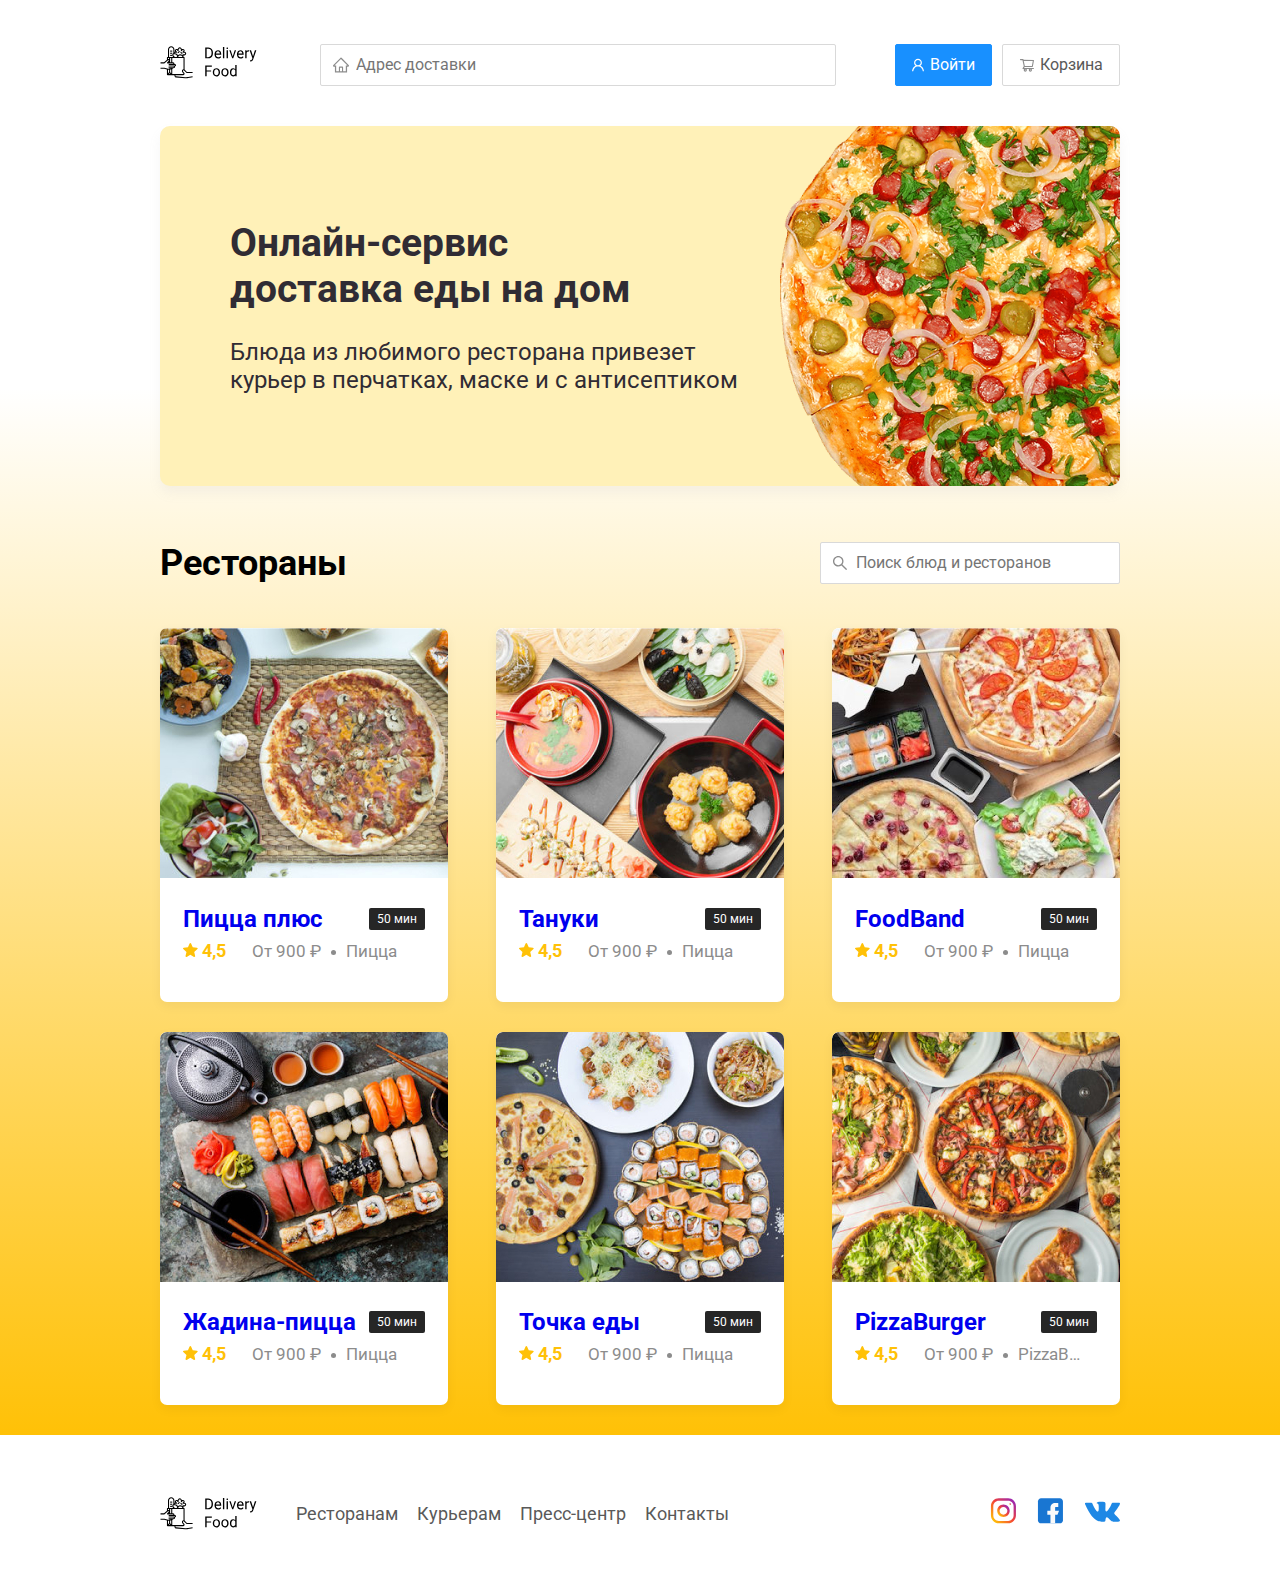
<file: index.html>
<!DOCTYPE html>
<html lang="ru">
<head>
    <meta charset="UTF-8">
    <meta name="viewport" content="width=device-width, initial-scale=1.0">
    <title>Delivery Food-доставка еды на дом</title>
    <link href="https://fonts.googleapis.com/css2?family=Roboto:wght@400;700&display=swap" rel="stylesheet"> 
    <!--https://necolas.github.io/normalize.css/ на dovnload ставим и сохронить как, добавляем в папку css 
    добавив разширения css и подключаем в проект   <link rel="stylesheet" href="css/normalize.css">
    это позволяет подстроить сайт под каждый браузер индивидуально-->
    <link rel="stylesheet" href="css/normalize.css">
    <link rel="stylesheet" href="css/style.css"/>
</head>
<body>
    <!-- Отступы по краям для красивого вывода, для всего содержимого -->
    <div class="container">
    <!-- Шапка сайта -->
    <header class="header">
        <a href="index.html" class="logo">
             <!-- Логотип -->
             <img src="img\logo.svg" alt="Logo" class="logo"/>
        </a>
    
      <!-- Поле потиска (адресса) -->
      <!--placeholder= подсказка, что нужно ввести  -->
      <input type="text" class="input input-address" placeholder="Адрес доставки"/>
      <!-- Блок кнопок войти и корзина -->
      <div class="buttons">
         <button class="button button-primary" >
            <img src="img/user.svg" alt="user" class="button-icon"> 
            <span class="button-text">Войти</span>
           </button>
         <button class="button">
            <img src="img/shopping-cart.svg" alt="shopping-cart" class="button-icon"> 
            <span class="button-text">
                Корзина
            </span>
           </button>
      </div>
    </header>
</div>
  <!--/.container-->

  <main class="main">
      <div class="container">
            <!--If promo not work make another name (brouzer can think what this reklama)-->
    <section class="promo">
        <h1 class="promo-title">Онлайн-сервис <br/>доставка еды на дом</h1>
        <p class="promo-text">Блюда из любимого ресторана привезет курьер в перчатках, маске и с антисептиком</p>
     </section>
 
     <section class="restaurants">
         <div class="section-heading">
             <h2 class="section-title">Рестораны</h2>
             <input type="text" class="input input-search" placeholder="Поиск блюд и ресторанов"/>
         </div>
        <div class="cards">
            <a  href="restaurant.html" class="card">
                 <img src="img/image.jpg" alt="image" class="card-image">
                 <div class="card-text">
                     <div class="card-heading">
                         <h3 class="card-title">Пицца плюс</h3>
                         <span class="card-tag tag">50 мин</span>
                     </div>
                     <!-- /.card-heading -->
                     <div class="card-info">
                         <div class="rating">
                             <img src="img/star.svg" alt="star" class="star-image">
                             4,5</div>
                         <div class="price">От 900 ₽</div>
                         <div class="category">Пицца</div>
                     </div>
                      <!-- /.card-info -->
                 </div>
                </a>
            <!-- /.card -->
 
            <a  href="restaurant.html" class="card">
             <img src="img/image_tanuki.jpg" alt="image" class="card-image">
             <div class="card-text">
                 <div class="card-heading">
                     <h3 class="card-title">Тануки</h3>
                     <span class="card-tag tag">50 мин</span>
                 </div>
                 <!-- /.card-heading -->
                 <div class="card-info">
                     <div class="rating">
                         <img src="img/star.svg" alt="star" class="star-image">
                         4,5</div>
                     <div class="price">От 900 ₽</div>
                     <div class="category">Пицца</div>
                 </div>
                  <!-- /.card-info -->
             </div>
            </a>
        <!-- /.card -->
 
        <a  href="restaurant.html" class="card">
         <img src="img/image_foodBand.jpg" alt="image" class="card-image">
         <div class="card-text">
             <div class="card-heading">
                 <h3 class="card-title">FoodBand</h3>
                 <span class="card-tag tag">50 мин</span>
             </div>
             <!-- /.card-heading -->
             <div class="card-info">
                 <div class="rating">
                     <img src="img/star.svg" alt="star" class="star-image">
                     4,5</div>
                 <div class="price">От 900 ₽</div>
                 <div class="category">Пицца</div>
             </div>
              <!-- /.card-info -->
         </div>
        </a>
    <!-- /.card -->
 
    <a  href="restaurant.html" class="card">
     <img src="img/image_zadina.jpg" alt="image" class="card-image">
     <div class="card-text">
         <div class="card-heading">
             <h3 class="card-title">Жадина-пицца</h3>
             <span class="card-tag tag">50 мин</span>
         </div>
         <!-- /.card-heading -->
         <div class="card-info">
             <div class="rating">
                 <img src="img/star.svg" alt="star" class="star-image">
                 4,5</div>
             <div class="price">От 900 ₽</div>
             <div class="category">Пицца</div>
         </div>
          <!-- /.card-info -->
     </div>
    </a>
 <!-- /.card -->
 
 <a  href="restaurant.html" class="card">
     <img src="img/image_pointF.jpg" alt="image" class="card-image">
     <div class="card-text">
         <div class="card-heading">
             <h3 class="card-title">Точка еды</h3>
             <span class="card-tag tag">50 мин</span>
         </div>
         <!-- /.card-heading -->
         <div class="card-info">
             <div class="rating">
                 <img src="img/star.svg" alt="star" class="star-image">
                 4,5</div>
             <div class="price">От 900 ₽</div>
             <div class="category">Пицца</div>
         </div>
          <!-- /.card-info -->
     </div>
    </a>
 <!-- /.card -->
 
 <a  href="restaurant.html" class="card">
     <img src="img/image_pizzaBurger.jpg" alt="image" class="card-image">
     <div class="card-text">
         <div class="card-heading">
             <h3 class="card-title">PizzaBurger</h3>
             <span class="card-tag tag">50 мин</span>
         </div>
         <!-- /.card-heading -->
         <div class="card-info">
             <div class="rating">
                 <img src="img/star.svg" alt="star" class="star-image">
                 4,5</div>
             <div class="price">От 900 ₽</div>
             <div class="category">PizzaBurger, SmallBurger and BigBurgers</div>
         </div>
          <!-- /.card-info -->
     </div>
    </a>
 <!-- /.card -->
 
        </div>
        <!-- /.cards -->
     </section>
      </div>
      <!-- /.container -->
  </main>

  <footer class="footer">
      <div class="container">
          <div class="footer-block">
              <img src="img/logo.svg" alt="" class="logo footer-logo">
              <nav class="footer-nav">
                  <a href="#" class="footer-link">Ресторанам</a>
                  <a href="#" class="footer-link">Курьерам</a>
                  <a href="#" class="footer-link">Пресс-центр</a>
                  <a href="#" class="footer-link">Контакты</a>
              </nav>
              <div class="social-links">
                 <a href="#" class="social-link"><img src="img/img_instagram.svg" alt="instagram"></a>
                 <a href="#" class="social-link"><img src="img/img_facebook.svg" alt="facebook"></a>
                 <a href="#" class="social-link"><img src="img/img_vk.svg" alt="vk"></a>
              </div>
              <!-- /.social-links -->
          </div>
      </div>
  </footer>

 
</body>
</html>

<!--Ctrl+Z come to back if you broke maket-->
</file>
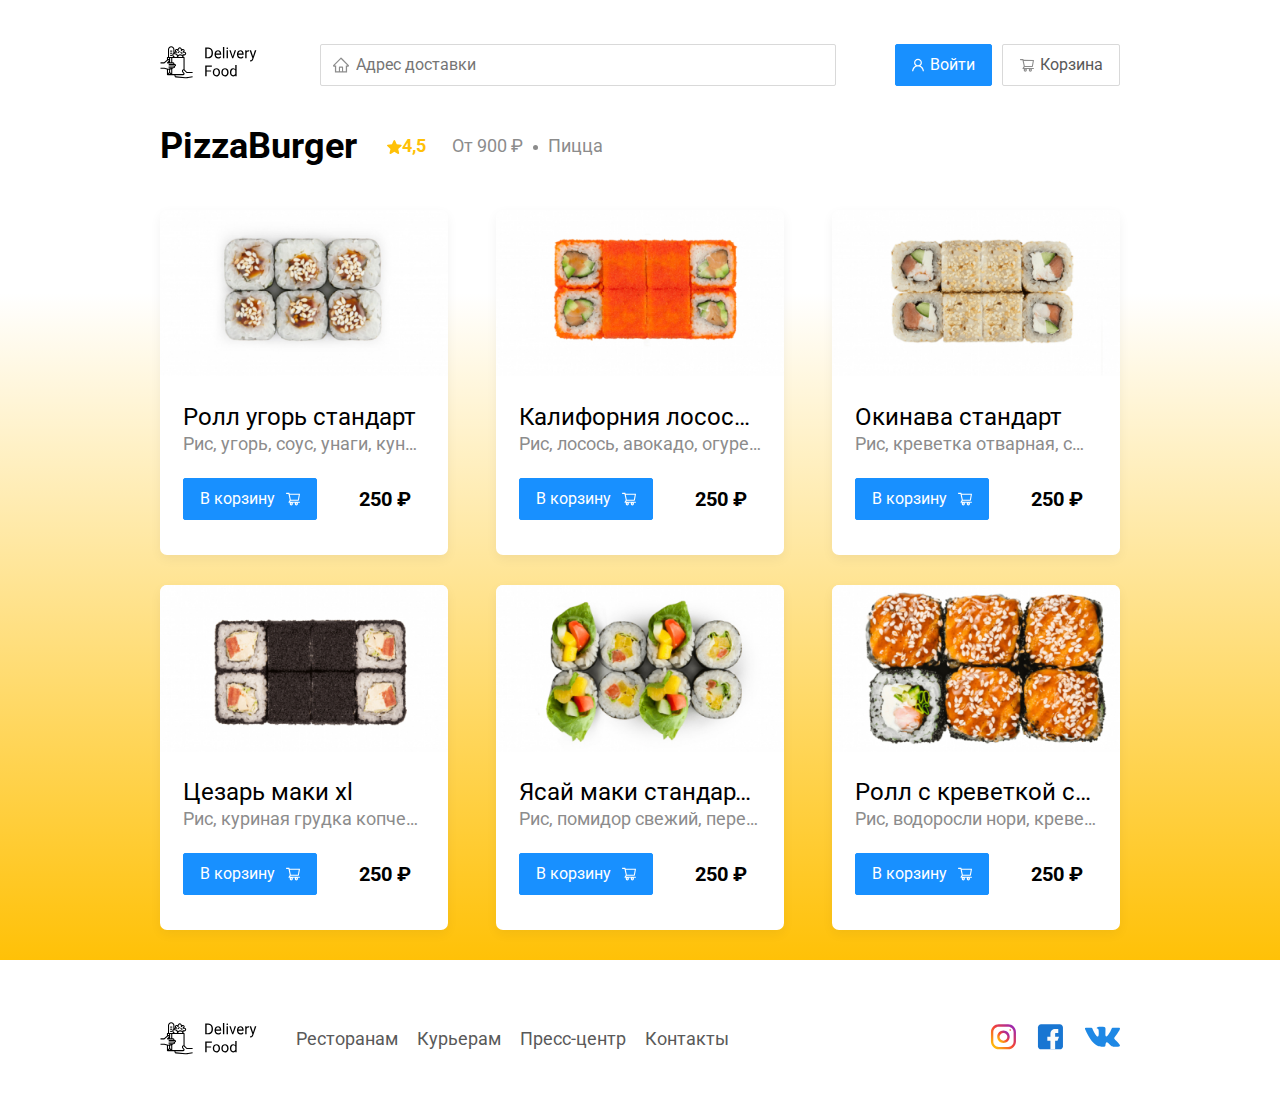
<file: restaurant.html>
<!DOCTYPE html>
<html lang="ru">
<head>
    <meta charset="UTF-8">
    <meta name="viewport" content="width=device-width, initial-scale=1.0">
    <title>PizzaBurger-доставка еды на дом</title>
    <link href="https://fonts.googleapis.com/css2?family=Roboto:wght@400;700&display=swap" rel="stylesheet"> 
    <!--https://necolas.github.io/normalize.css/ на dovnload ставим и сохронить как, добавляем в папку css 
    добавив разширения css и подключаем в проект   <link rel="stylesheet" href="css/normalize.css">
    это позволяет подстроить сайт под каждый браузер индивидуально-->
    <link rel="stylesheet" href="css/normalize.css">
    <link rel="stylesheet" href="css/animate.css">
    <link rel="stylesheet" href="css/style.css"/>
</head>
<body>
    <!-- Отступы по краям для красивого вывода, для всего содержимого -->
    <div class="container">
    <!-- Шапка сайта -->
    <header class="header">
        <a href="index.html" class="logo">
            <!-- Логотип -->
            <img src="img\logo.svg" alt="Logo" class="logo"/>
       </a>
      <!-- Поле потиска (адресса) -->
      <!--placeholder= подсказка, что нужно ввести  -->
      <input type="text" class="input input-address" placeholder="Адрес доставки"/>
      <!-- Блок кнопок войти и корзина -->
      <div class="buttons">
         <button class="button button-primary" >
            <img src="img/user.svg" alt="user" class="button-icon"> 
            <span class="button-text">Войти</span>
           </button>
         <button class="button" id="card-button">
            <img src="img/shopping-cart.svg" alt="shopping-cart" class="button-icon"> 
            <span class="button-text">
                Корзина
            </span>
           </button>
      </div>
    </header>
</div>
  <!--/.container-->

  <main class="main">
      <div class="container">
            <!--If promo not work make another name (brouzer can think what this reklama)-->
 
     <section class="restaurants">
         <div class="section-heading_restaurant">
             <h2 class="section-title_restaurant">PizzaBurger</h2>
             <div class="card-info card-info-restaurant">
                <div class="rating rating-restaurant">
                    <img src="img/star.svg" alt="star" class="star-image">
                    4,5</div>
                <div class="price-res">От 900 ₽</div>
                <div class="category-res">Пицца</div>
            </div>
             <!-- /.card-info -->
            
         </div>
        <div class="cards">
            <!--we can make <div class="card  animated fadeInUp delay-1s"> but when we use wow it is more intresting-->
            <div class="card wow fadeInUp" data-wow-delay="0.2s">
                 <img src="img/res_ugor.jpg" alt="image" class="img-res">
                 <div class="card-text">
                     <div class="card-heading">
                         <h3 class="card-title card-title-reg">Ролл угорь стандарт</h3>
                         
                     </div>
                     <!-- /.card-heading -->
                     <div class="card-info-res">
                         <div class="ingredients">Рис, угорь, соус, унаги, кунжут, водоросли нори.</div>
                     </div>
                      <!-- /.card-info -->
                      <div class="card-buttons">
                        <button class="button button-primary">
                            <span class=button-card-text>В корзину</span>
                            <img src="img/shopping-cart-restaurant.svg" alt="shopping-cart-restaurant" class="button-card-image">
                        </button>
                        <strong class="card-price-bold">250 ₽</strong>
                      </div>
                 </div>
                 <!-- /.card-text -->
            </div>
            <!-- /.card -->
 
            <div class="card wow fadeInUp" data-wow-delay="0.4s">
             <img src="img/res_Kalifornia.jpg" alt="image" class="img-res">
             <div class="card-text">
                <div class="card-heading">
                    <h3 class="card-title card-title-reg">Калифорния лосось стандарт</h3>
                    
                </div>
                <!-- /.card-heading -->
                <div class="card-info-res">
                    <div class="ingredients">Рис, лосось, авокадо, огурец, майонез, икра масаго, водоросли нори.</div>
                </div>
                 <!-- /.card-info -->
                 <div class="card-buttons">
                   <button class="button button-primary">
                       <span class=button-card-text>В корзину</span>
                       <img src="img/shopping-cart-restaurant.svg" alt="shopping-cart-restaurant" class="button-card-image">
                   </button>
                   <strong class="card-price-bold">250 ₽</strong>
                 </div>
            </div>
            <!-- /.card-text -->
        </div>
        <!-- /.card -->
 
        <div class="card wow fadeInUp" data-wow-delay="0.6s">
         <img src="img/res_Ocean.jpg" alt="image" class="img-res">
         <div class="card-text">
            <div class="card-heading">
                <h3 class="card-title card-title-reg">Окинава стандарт</h3>
                
            </div>
            <!-- /.card-heading -->
            <div class="card-info-res">
                <div class="ingredients"> Рис, креветка отварная, сыр сливочный, лосось, огурец свежий...</div>
            </div>
             <!-- /.card-info -->
             <div class="card-buttons">
               <button class="button button-primary">
                   <span class=button-card-text>В корзину</span>
                   <img src="img/shopping-cart-restaurant.svg" alt="shopping-cart-restaurant" class="button-card-image">
               </button>
               <strong class="card-price-bold">250 ₽</strong>
             </div>
        </div>
        <!-- /.card-text -->
    </div>
    <!-- /.card -->
 
    <div class="card wow fadeInUp" data-wow-delay="0.2s">
     <img src="img/res_Cezar.jpg" alt="image" class="img-res">
     <div class="card-text">
        <div class="card-heading">
            <h3 class="card-title card-title-reg">Цезарь маки хl</h3>
            
        </div>
        <!-- /.card-heading -->
        <div class="card-info-res">
            <div class="ingredients">Рис, куриная грудка копченая, икра масаго, томат, айсберг, соус цезарь...</div>
        </div>
         <!-- /.card-info -->
         <div class="card-buttons">
           <button class="button button-primary">
               <span class=button-card-text>В корзину</span>
               <img src="img/shopping-cart-restaurant.svg" alt="shopping-cart-restaurant" class="button-card-image">
           </button>
           <strong class="card-price-bold">250 ₽</strong>
         </div>
    </div>
    <!-- /.card-text -->
 </div>
 <!-- /.card -->
 
 <div class="card wow fadeInUp" data-wow-delay="0.4s">
     <img src="img/res_Yasay.jpg" alt="image" class="img-res">
     <div class="card-text">
        <div class="card-heading">
            <h3 class="card-title card-title-reg">Ясай маки стандарт 185 г</h3>
            
        </div>
        <!-- /.card-heading -->
        <div class="card-info-res">
            <div class="ingredients">Рис, помидор свежий, перец болгарский, авокадо, огурец, айсберг.</div>
        </div>
         <!-- /.card-info -->
         <div class="card-buttons">
           <button class="button button-primary">
               <span class=button-card-text>В корзину</span>
               <img src="img/shopping-cart-restaurant.svg" alt="shopping-cart-restaurant" class="button-card-image">
           </button>
           <strong class="card-price-bold">250 ₽</strong>
         </div>
    </div>
    <!-- /.card-text -->
 </div>
 <!-- /.card -->
 
 <div class="card wow fadeInUp" data-wow-delay="0.6s">
     <img src="img/res_krevetka.jpg" alt="image" class="img-res">
     <div class="card-text">
        <div class="card-heading">
            <h3 class="card-title card-title-reg">Ролл с креветкой стандарт</h3>
            
        </div>
        <!-- /.card-heading -->
        <div class="card-info-res">
            <div class="ingredients">Рис, водоросли нори, креветки отварные, сыр сливочный, огурцы.</div>
        </div>
         <!-- /.card-info -->
         <div class="card-buttons">
           <button class="button button-primary">
               <span class=button-card-text>В корзину</span>
               <img src="img/shopping-cart-restaurant.svg" alt="shopping-cart-restaurant" class="button-card-image">
           </button>
           <strong class="card-price-bold">250 ₽</strong>
         </div>
    </div>
    <!-- /.card-text -->
 </div>
 <!-- /.card -->
 
        </div>
        <!-- /.cards -->
     </section>
      </div>
      <!-- /.container -->
  </main>

  <footer class="footer">
      <div class="container">
          <div class="footer-block">
              <img src="img/logo.svg" alt="" class="logo footer-logo">
              <nav class="footer-nav">
                  <a href="#" class="footer-link">Ресторанам</a>
                  <a href="#" class="footer-link">Курьерам</a>
                  <a href="#" class="footer-link">Пресс-центр</a>
                  <a href="#" class="footer-link">Контакты</a>
              </nav>
              <div class="social-links">
                 <a href="#" class="social-link"><img src="img/img_instagram.svg" alt="instagram"></a>
                 <a href="#" class="social-link"><img src="img/img_facebook.svg" alt="facebook"></a>
                 <a href="#" class="social-link"><img src="img/img_vk.svg" alt="vk"></a>
              </div>
              <!-- /.social-links -->
          </div>
      </div>
  </footer>

  <div class="modal">
    <div class="modal-dialog">
        <div class="modal-header">
            <h3 class="modal-title">Корзина</h3>
            <!--&times; is special simbol for diferent image light-->
            <button class="close">&times;</button>
        </div>
        <!-- /.modal-header -->
        <div class="modal-body">
         <div class="food-row">
             <span class="food-name">Ролл угорь стандарт</span>
             <strong class="food-price">250 ₽</strong>
             <div class="food-counter">
                 <button class="counter-button">-</button>
                 <span class="counter">1</span>
                 <button class="counter-button">+</button>
             </div>
         </div>
         <!-- /.foods-row -->

         <div class="food-row">
            <span class="food-name">Ролл угорь стандарт</span>
            <strong class="food-price">250 ₽</strong>
            <div class="food-counter">
                <button class="counter-button">-</button>
                <span class="counter">1</span>
                <button class="counter-button">+</button>
            </div>
        </div>
        <!-- /.foods-row -->

        <div class="food-row">
            <span class="food-name">Ролл угорь стандарт</span>
            <strong class="food-price">250 ₽</strong>
            <div class="food-counter">
                <button class="counter-button">-</button>
                <span class="counter">1</span>
                <button class="counter-button">+</button>
            </div>
        </div>
        <!-- /.foods-row -->

        <div class="food-row">
            <span class="food-name">Ролл угорь стандарт</span>
            <strong class="food-price">250 ₽</strong>
            <div class="food-counter">
                <button class="counter-button">-</button>
                <span class="counter">1</span>
                <button class="counter-button">+</button>
            </div>
        </div>
        <!-- /.foods-row -->

        </div>
        <!-- /.modal-body -->
        <div class="modal-footer">
            <span class="modal-pricetag">1250 ₽</span>
            <div class="footer-buttons">
                <button class="button button-primary">Оформить заказ</button>
                <button class="button">Отмена</button>
            </div>
        </div>
        <!-- /.modal-footer -->
    </div>
    <!--/.modal-dialog-->
</div>

<script src="js/wow.min.js"></script>
<!--Подключаем джава скрипт-->
<script src="js/main.js"></script>

</body>
</html>

<!--Ctrl+Z come to back if you broke maket-->
</file>
<file: css/style.css>
/* Style for all ellement */
*
{
    box-sizing: border-box;
}

body
{
    font-family: 'Roboto', sans-serif;
    padding-top: 44px;
}

.container
{
  
    max-width: 1200px;
    margin: auto;
}

.header
{
    display: flex;
    align-items: center;
    justify-content: space-between;
  
    margin-bottom: 40px;

}

.input
{
    background: #FFFFFF;
    border: 1px solid #D9D9D9;
    border-radius: 2px;
    line-height: 24px;
    font-size: 16px;
    padding: 8px;
    padding-left: 35px;
    background-repeat: no-repeat;
    background-position: left 11px center;
}

.input-address
{
flex: 0.8;
background-image: url(../img/home.svg);


}

.input-search
{
    background-image: url(../img/search.svg);
    width: 300px;
   
}

.buttons
{
    display: flex;
    align-items: center;
}

.button
{
display: flex;
align-items: center;
padding: 8px 16px;
background: #FFFFFF;
border: 1px solid #D9D9D9;
box-sizing: border-box;
box-shadow: 0px 0px 2px rgba(0, 0, 0, 0.0015);
border-radius: 2px;
color: #595959;
font-size: 16px;
line-height: 24px;
}

.button-primary
{
    background: #1890FF;
    border: 1px solid  #1890FF;
    color: #fff;
    margin-right: 10px;
}

.button-icon
{
    /* retreat from the text 6px */
    margin-right: 6px;
   
}

.button-card-text{
    margin-right: 10px;

}

/*If promo not work make another name (brouzer can think what this reklama)*/
.promo
{
    box-shadow: 0px 7px 12px rgba(158, 158, 163, 0.1);
    background: #FFF1B8 url(../img/pizza_img.png) no-repeat top 13px right 0px/ 600px;
    border-radius: 10px;
    padding: 68px 70px;
    margin-bottom: 56px;
}

.promo-title
{
    font-style: normal;
    font-weight: bold;
    font-size: 39px;
    line-height: 46px;
    color: #302c34;
}

.promo-text
{
    font-style: normal;
    font-weight: normal;
    font-size: 24px;
    line-height: 28px;
    color: #302C34;
    max-width: 538px;
}

.main{
    background: linear-gradient(180deg, rgba(245, 245, 245, 0) 20.04%,#ffc107 100%);
}

.section-heading{
    display: flex;
    align-items: center;
    justify-content: space-between;
    margin-bottom: 44px;
}

.section-title{
    font-style: normal;
    font-weight: bold;
    font-size: 36px;
    line-height: 40px;
    color: #000000;
    margin: 0;
}

.section-heading_restaurant{
   
    align-items: center;
    margin-bottom: 44px;
    display: inline-flex;
}

.section-title_restaurant{
    font-style: normal;
    font-weight: bold;
    font-size: 36px;
    line-height: 40px;
    color: #000000;
    margin: 0;
    margin-right: 30px;
}

.cards{
    display: flex;
    flex-wrap: wrap;
    justify-content: space-between;
}

.card{
    background: #FFFFFF;
    box-shadow: 0px 4px 12px rgba(0, 0, 0, 0.05);
    border-radius: 7px;
    overflow: hidden;
    margin-bottom: 30px;
    flex-basis: 30%;
    text-decoration: none;
}

.card-image
{
width: 384px;
height: 250px;
/*cover need if image more size it stay size which need*/
object-fit: cover;
}

.img-res{
    width: 384px;
    height: 212px;
}

.card-text{
    padding-top: 20px;
    padding-bottom: 35px;
    padding-left: 23px;
    padding-right: 23px;
}

.card-heading{
    display: flex;
    align-items: center;
    justify-content: space-between;
}

.card-title{
    font-style: normal;
    font-weight: bold;
    font-size: 24px;
    line-height: 32px;
    margin: 0;
}

.card-title-reg{
    font-weight:400;
    text-overflow: ellipsis;
    overflow: hidden;
    white-space: nowrap;
    
}

.card-tag{
font-style: normal;
font-weight: normal;
font-size: 12px;
line-height: 20px;
color: #FFFFFF;
background-color: #262626;
border-radius: 2px;
padding: 1px 8px;
}

.card-info{
    display: flex;
    align-items: center;
    flex-wrap: nowrap;
}

.card-info-res{
    display: flex;
    align-items: center;
    flex-wrap: wrap;
    margin-bottom: 24px;
    
}
.card-buttons{
    display: flex;
    align-items: center;
}

.card-price-bold{
    font-weight: bold;
    font-size: 20px;
    line-height: 32px;
    margin-left: 32px;
}

.rating{
    margin-right:26px;
    color: #ffc107;
    font-weight: bold;
    font-size: 18px;
    line-height: 32px;
}

.rating-restaurant{
    display: flex;
    align-items: center;
    flex-wrap: nowrap;
}



/*Для того чтобы обрезать текс при малеьком экране, чтобы ничего не поехоло и не поплыло
работает только все вместе что ниже
1троиточие
2обрезаем текст
3запрещаем перенос строки
4ограничить по ширене*/
.category{
    text-overflow: ellipsis;
    overflow: hidden;
    white-space: nowrap;
    max-width: 100px;
}


.price, .category{
    color: #8c8c8c;
    font-size:18px;
    line-height: 32px;

}

.price{
    margin-right: 10px;
}

.price:after{
    content: "";
    width: 5px;
    height: 5px;
    background-color: #8c8c8c;
    display: inline-block;
    vertical-align: middle;
    border-radius: 50%;
    margin-left: 10px;
}


.price-res, .category-res{
    color: #8c8c8c;
    font-size:18px;
    line-height: 30px;
    white-space: nowrap;
}

.price-res{
    margin-right: 10px;
}

.price-res:after{
    content: "";
    width: 5px;
    height: 5px;
    background-color: #8c8c8c;
    display: inline-block;
    vertical-align: middle;
    border-radius: 50%;
    margin-left: 10px;
}

.ingredients{
    color: #8c8c8c;
    font-size:18px;
    line-height: 21px;
    text-overflow: ellipsis;
    overflow: hidden;
    white-space: nowrap;
    
}

.footer{
    padding:60px 0;
}

.footer-block{
    display: flex;
    align-items: center;
    justify-content: space-between;
}

.footer-nav{
    margin-left: 35px;
    margin-right: auto;
}

.footer-link{
    display: inline-block;
    color: #595959;
    font-style: normal;
    font-weight: normal;
    font-size: 18px;
    line-height: 21px;
    text-decoration: none;
}

.social-links{
    display: flex;
    align-items: center;
}

.social-link:not(:last-child){
    margin-right: 21px;
}

.footer-link:not(:last-child){
    margin-right: 15px;
}

.modal{
    position: fixed;
    left: 0;
    top: 0;
    width: 100%;
    height: 100%;
    background: rgba(0, 0, 0, 0.4);
    /*Для того чтобы диалоговое окно(modal-dialog) стало по середине, работает с margin: auto; в модал диалог*/
    display: none;

}

.is-open{
    display: flex;
}

.modal-dialog{
    max-width: 780px;
    width: 95%;
    background: #FFFFFF;
    border-radius: 5px;
    /*Для того чтобы диалоговое окно(modal-dialog) стало по середине, работает в паре с display: flex; в модал*/
    margin: auto;
    padding: 40px 45px;
}

.modal-title{
    margin: 0;
    font-weight: bold;
    font-size: 36px;
    line-height: 42px;
}

.modal-header{
    display: flex;
    align-items: center;
    justify-content: space-between;
    margin-bottom: 45px;
}

.close{
    font-size: 36px;
    border: none;
    background-color: transparent;
}

.modal-body{
    margin-bottom: 52px;
}

.food-row{
    display: flex;
    /*flex-start; use not center!*/
    align-items: flex-start;
    justify-content: space-between;
    padding-bottom: 8px;
    border-bottom: 1px solid #d9d9d9;
    margin-bottom: 15px;
}
.food-name{
    font-weight: normal;
    font-size: 18px;
    line-height: 32px;
}
.food-price{
    /*pressed in right edge*/
    margin-left: auto;
    margin-right: 47px;
    font-weight: bold;
    font-size: 20px;
    line-height: 32px;
}

/*Без этих памаметров кнопки плывут, работают в дополнение к counter-button*/
.food-counter{
    display: flex;
    align-items: center;
}

.counter-button{
    display: flex;
    align-items: center;
    justify-content: center;
    width: 39px;
    height: 32px;
    background: #FFFFFF;
    border: 1px solid #40A9FF;
    box-sizing: border-box;
    border-radius: 2px;
    font-weight: normal;
    font-size: 14px;
    line-height: 22px;
    color: #40A9FF;
}

.counter{
    font-size: 16px;
    line-height: 24px;
    margin-left: 10px;
    margin-right: 10px;
}

.modal-footer{
    display: flex;
    align-items: center;
    justify-content: space-between;
}

.footer-buttons{
    display: flex;
    align-items: center;
}

.modal-pricetag{
    background-color: #262626;
    border-radius: 5px;
    color: #FFFFFF;
    padding: 15px 20px;
}


@media(max-width:1366px){
.container{
    max-width: 960px;
}
   .promo{
       background-position: center right -190px;
       background-size: 530px;
   }
   .category, .price{
       font-size: 17px;
   }
   .category{
    max-width: 70px;
   }
   .img-res{
    width: 300px;
    height: auto;
   }
}

@media(max-width:992px){
    .container{
        max-width: 750px;
    }
    .promo{
        padding: 50px;
        background-size: 450px;
    }   
    .promo-text{
        font-size: 18px;
        max-width: 400px;
    }

   
    .img-res{
        width: 384px;
        height: auto;
       }
    .category, .price{
        font-size: 16px;
    }
    .card{
        flex-basis: 49%;
    }
    .footer-link{
        font-size: 16px;

    }
    }

    @media(max-width:768px)
    {
        .container{
            max-width: 560px;
        }
        /*Разрешаем переносить эллементы вниз
        без этого .input-address не срабатывает правильно  */
        .header{
            flex-wrap: wrap;
        }
        .input-address{
            order: 5;/*скинули адрес доставки вниз*/
            margin-top: 15px;
            flex: 1;/*Растянули на всю ширину*/
        }
       
        .button-card-text{
            font-size: 14px;
        }
       
        .card-info{
            flex-wrap: wrap;
        }
        .card-info-restaurant
        {
            flex-wrap: nowrap;
        }
       
        .rating{
            flex-basis: 100%;
        }
        
        .card-title{
            font-size: 17px;
        }

        .card-title-reg{
            font-size:24px;
        }

        .img-res{
            width: 300px;
            height: auto;
        }
      
        .promo{
            background-size: 400px;
            background-position:  bottom 50px right -200px;
        }
        .promo-title{
            font-size: 24px;
            line-height: 1.4;
        }
        .promo-text{
           
            margin-top: 0;
            max-width: 300px;
            font-size: 14px;
        }
    }

    @media(max-width:578px)
    {
        .container{
            width: 90%;
        }
       
        .promo{
            background-image: none;
        }
        .promo-title{
            margin-bottom: 10px;   
        }
      
        .section-title{
            font-size: 20px;
        }
        .card{
            flex-basis: 100%;
        }

        .rating{
            flex-basis: 20%;
        }

        .card-info{
            flex-wrap: nowrap;
        }
        .card-image{
            width: 100%;
        }

        .img-res{
            width: 100%;
           }

        .footer{
            padding: 30px 0;
        }

        .footer-block{
            align-items: flex-start;
        }

        .footer-nav{
            order: 0;
            margin-left: 0;
            margin-right: 0;
        
        }
        .footer-logo{
            margin-right: 15px;
           
            order: 1;
        }
        .footer-links{
            order: 2;
           
        }
        .social-links{
            order:2;
        }

    }

    @media(max-width:480px){
        .button-text{
            display: none;
        }
        .button{
            min-height: 40px;
        }
        /*for biutifull see kvadrat buttons*/
        .button-icon{
            margin: 0;
        }

        .section-heading_restaurant{
            flex-wrap: wrap;
            margin: 0;
        
        }
        
        .promo{
            padding: 20px;
        }
        .section-heading{
            flex-wrap: wrap;
        }
      
        .rating{
            flex-basis: 100%;
        }

        .card-info{
            flex-wrap: wrap;
        }
        .card-info-restaurant{
            flex-wrap: nowrap;
        }
        
        .footer-block{
            flex-wrap: wrap;
            flex-direction: column;
            align-items: center;

        }
        .footer-logo{
            order: 0;
            margin-bottom: 20px;
        }
        .footer-nav{
            margin-bottom: 20px;
            text-align: center;
        }
        .footer-link:not(:last-child){
            margin-right: 0;
        }
    }
</file>
